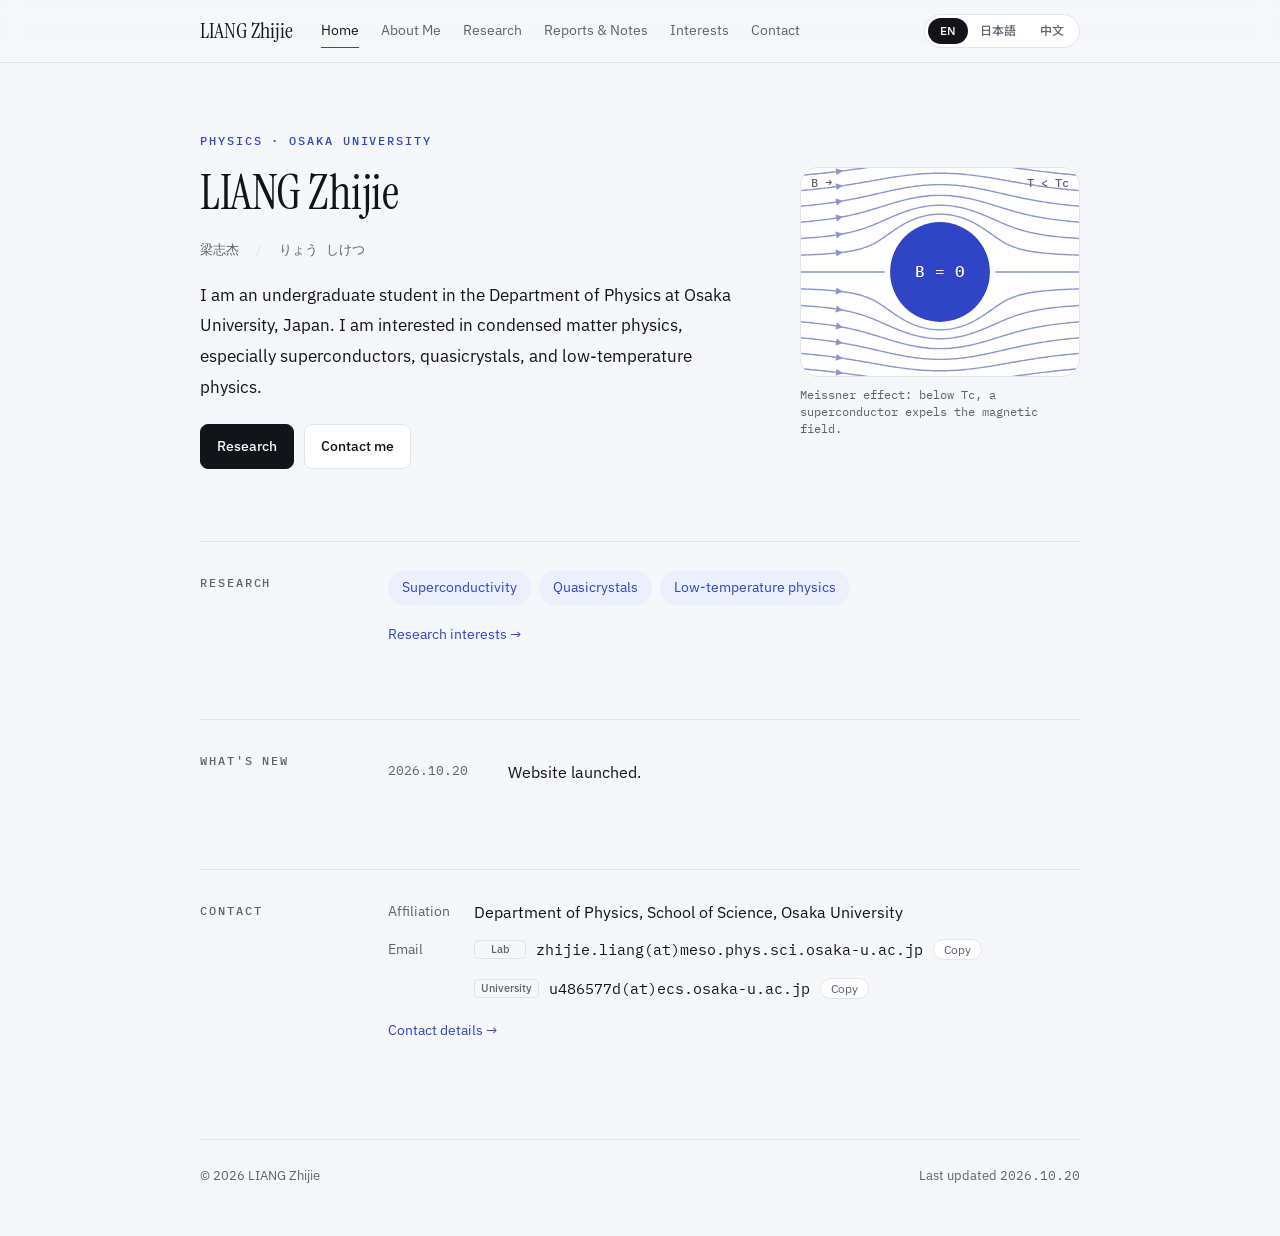
<file: index.html>
<!doctype html>
<html lang="en">
<head>
<meta charset="utf-8">
<meta name="viewport" content="width=device-width, initial-scale=1, viewport-fit=cover">
<meta name="description" content="LIANG Zhijie (梁志杰), Department of Physics, Osaka University">
<title>LIANG Zhijie</title>
<link rel="preconnect" href="https://fonts.googleapis.com">
<link rel="stylesheet" href="https://fonts.googleapis.com/css2?family=Instrument+Serif&family=IBM+Plex+Sans:wght@400;500;600&family=IBM+Plex+Mono:wght@400;500&family=Noto+Sans+JP:wght@400;500;700&family=Noto+Sans+SC:wght@400;500;700&family=Noto+Serif+JP:wght@500;700&family=Noto+Serif+SC:wght@500;700&display=swap">
<link rel="stylesheet" href="style.css?v=3d787476">
</head>
<body data-page="home">
<header class="top">
  <div class="top-in wrap">
    <a class="brand" href="./">LIANG Zhijie</a>
    <nav class="nav" aria-label="Pages">
      <a href="./" data-page="home" data-i="nav_home"></a>
      <a href="about.html" data-page="about" data-i="nav_about"></a>
      <a href="research.html" data-page="research" data-i="nav_research"></a>
      <a href="notes.html" data-page="notes" data-i="nav_notes"></a>
      <a href="interests.html" data-page="interests" data-i="nav_interests"></a>
      <a href="contact.html" data-page="contact" data-i="nav_contact"></a>
    </nav>
    <div class="lang" role="group" aria-label="Language">
      <button type="button" data-lang="en">EN</button>
      <button type="button" data-lang="ja">日本語</button>
      <button type="button" data-lang="zh">中文</button>
    </div>
  </div>
</header>
<main class="page wrap">
  <div class="hero">
    <div class="hero-text">
      <span class="eyebrow" data-i="eyebrow"></span>
      <h1 class="name" data-i="name"></h1>
      <div class="alt-names" id="altNames"></div>
      <p class="lead" data-i="home_bio"></p>
      <div class="actions"><a class="btn primary" href="research.html" data-i="btn_research"></a><a class="btn" href="contact.html" data-i="btn_contact"></a></div>
    </div>
    <figure class="tile-card"><canvas class="sc" aria-hidden="true"></canvas><figcaption data-i="fig"></figcaption></figure>
  </div>
  <section><h2 data-i="h_research"></h2><div class="sec-body"><ul class="keywords" id="keywords"></ul><a class="more" href="research.html" data-i="more_research"></a></div></section>
  <section><h2 data-i="h_news"></h2><div class="sec-body"><ul class="news" id="newsList"></ul></div></section>
  <section><h2 data-i="h_contact"></h2><div class="sec-body"><dl class="kv"><dt data-i="l_aff"></dt><dd data-i="aff"></dd><dt data-i="l_mail"></dt><dd><ul class="mails"><li><span class="mail-tag" data-i="mail_lab"></span><span class="mail">zhijie.liang(at)meso.phys.sci.osaka-u.ac.jp</span><button class="copy" type="button" data-i="copy"></button></li><li><span class="mail-tag" data-i="mail_uni"></span><span class="mail">u486577d(at)ecs.osaka-u.ac.jp</span><button class="copy" type="button" data-i="copy"></button></li></ul></dd></dl><a class="more" href="contact.html" data-i="more_contact"></a></div></section>
</main>
<footer class="wrap"><span>© 2026 <span data-i="name"></span></span><span><span data-i="updated"></span> <time>2026.10.20</time></span></footer>
<script src="site.js?v=4196d192"></script>
</body>
</html>
</file>
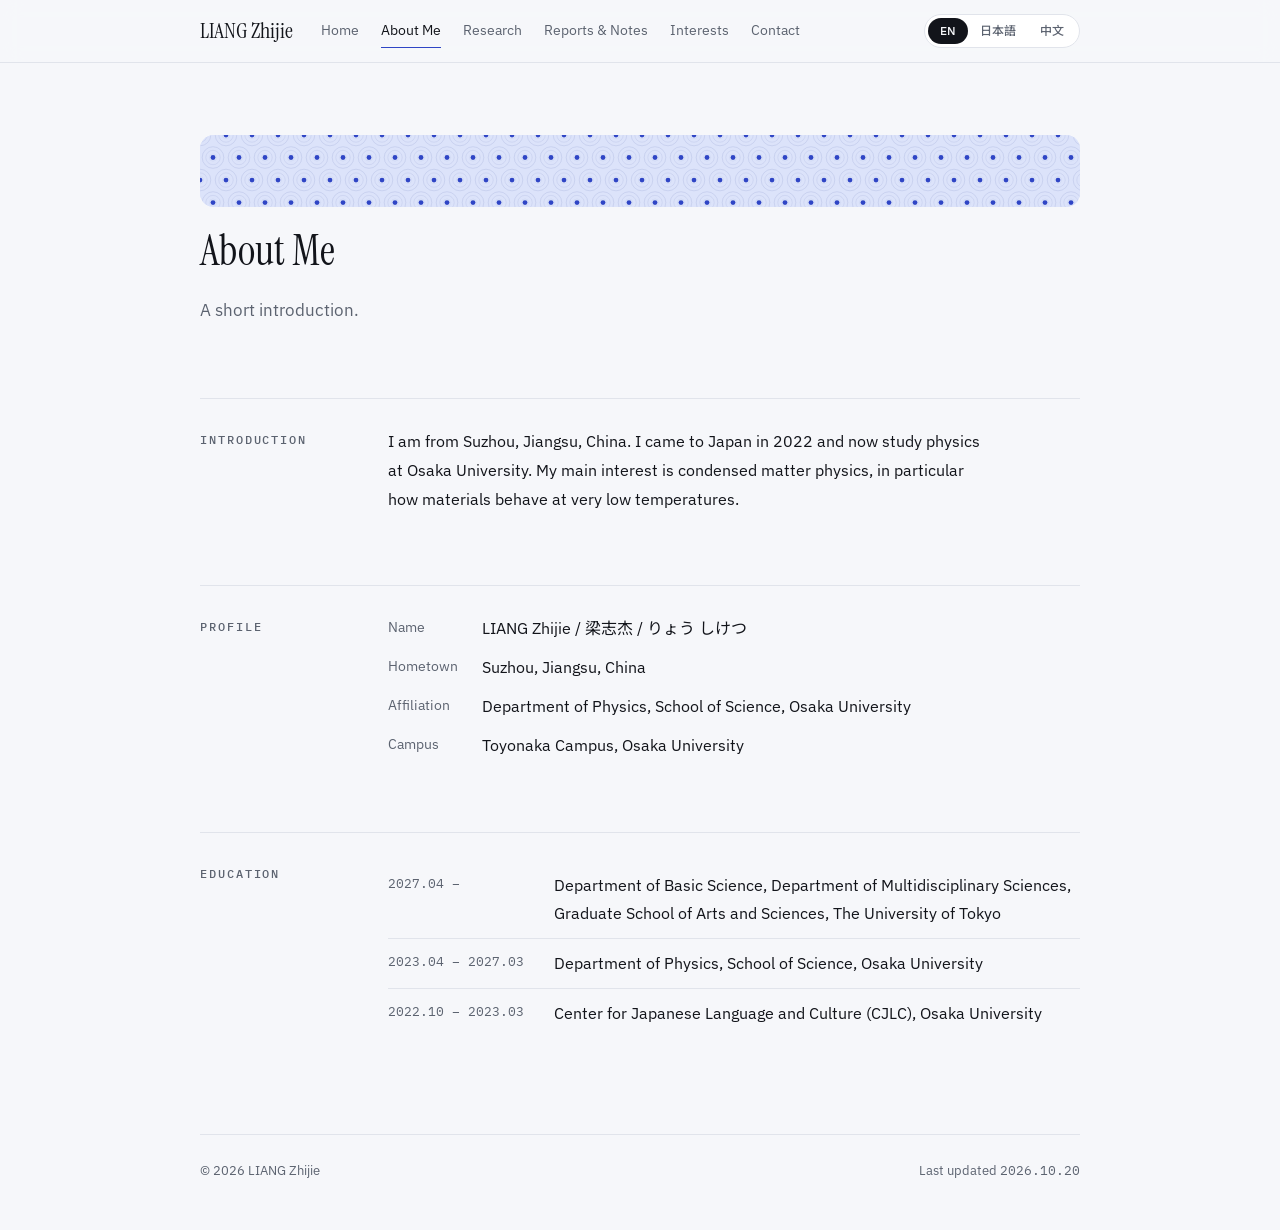
<file: about.html>
<!doctype html>
<html lang="en">
<head>
<meta charset="utf-8">
<meta name="viewport" content="width=device-width, initial-scale=1, viewport-fit=cover">
<meta name="description" content="LIANG Zhijie (梁志杰), Department of Physics, Osaka University">
<title>LIANG Zhijie</title>
<link rel="preconnect" href="https://fonts.googleapis.com">
<link rel="stylesheet" href="https://fonts.googleapis.com/css2?family=Instrument+Serif&family=IBM+Plex+Sans:wght@400;500;600&family=IBM+Plex+Mono:wght@400;500&family=Noto+Sans+JP:wght@400;500;700&family=Noto+Sans+SC:wght@400;500;700&family=Noto+Serif+JP:wght@500;700&family=Noto+Serif+SC:wght@500;700&display=swap">
<link rel="stylesheet" href="style.css?v=3d787476">
</head>
<body data-page="about">
<header class="top">
  <div class="top-in wrap">
    <a class="brand" href="./">LIANG Zhijie</a>
    <nav class="nav" aria-label="Pages">
      <a href="./" data-page="home" data-i="nav_home"></a>
      <a href="about.html" data-page="about" data-i="nav_about"></a>
      <a href="research.html" data-page="research" data-i="nav_research"></a>
      <a href="notes.html" data-page="notes" data-i="nav_notes"></a>
      <a href="interests.html" data-page="interests" data-i="nav_interests"></a>
      <a href="contact.html" data-page="contact" data-i="nav_contact"></a>
    </nav>
    <div class="lang" role="group" aria-label="Language">
      <button type="button" data-lang="en">EN</button>
      <button type="button" data-lang="ja">日本語</button>
      <button type="button" data-lang="zh">中文</button>
    </div>
  </div>
</header>
<main class="page wrap">
  <div class="page-head">
    <canvas class="sc strip" aria-hidden="true"></canvas>
    <h1 class="page-title" data-i="t_about"></h1>
    <p class="lead" data-i="lead_about"></p>
  </div>
  <section><h2 data-i="h_intro"></h2><div class="sec-body"><p data-i="about_bio"></p></div></section>
  <section><h2 data-i="h_profile"></h2><div class="sec-body"><dl class="kv">
    <dt data-i="l_name"></dt><dd id="nameRows"></dd>
    <dt data-i="l_from"></dt><dd data-i="from"></dd>
    <dt data-i="l_aff"></dt><dd data-i="aff"></dd>
    <dt data-i="l_campus"></dt><dd data-i="campus"></dd>
  </dl></div></section>
  <section><h2 data-i="h_edu"></h2><div class="sec-body"><ul class="news edu" id="eduList"></ul></div></section>
</main>
<footer class="wrap"><span>© 2026 <span data-i="name"></span></span><span><span data-i="updated"></span> <time>2026.10.20</time></span></footer>
<script src="site.js?v=4196d192"></script>
</body>
</html>
</file>
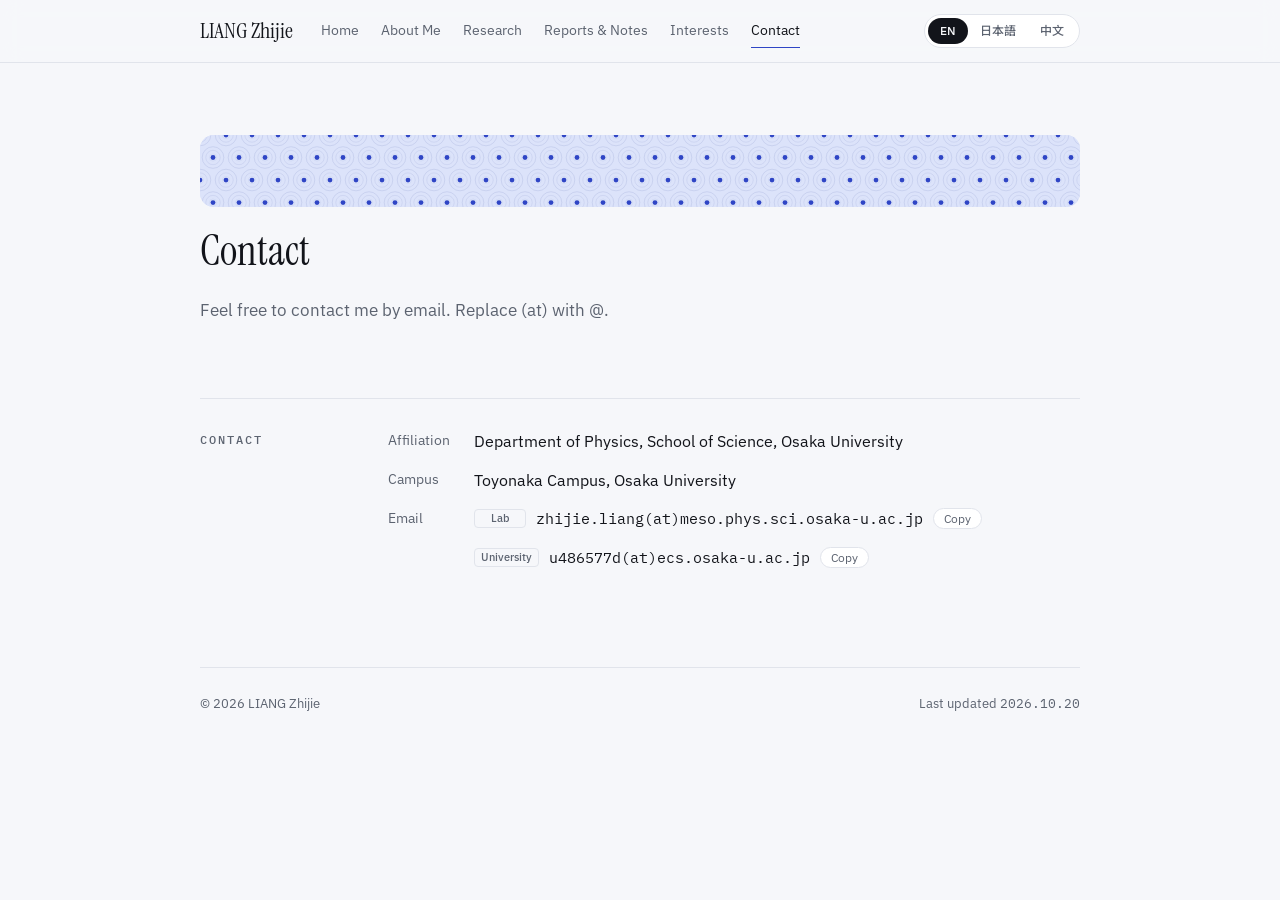
<file: contact.html>
<!doctype html>
<html lang="en">
<head>
<meta charset="utf-8">
<meta name="viewport" content="width=device-width, initial-scale=1, viewport-fit=cover">
<meta name="description" content="LIANG Zhijie (梁志杰), Department of Physics, Osaka University">
<title>LIANG Zhijie</title>
<link rel="preconnect" href="https://fonts.googleapis.com">
<link rel="stylesheet" href="https://fonts.googleapis.com/css2?family=Instrument+Serif&family=IBM+Plex+Sans:wght@400;500;600&family=IBM+Plex+Mono:wght@400;500&family=Noto+Sans+JP:wght@400;500;700&family=Noto+Sans+SC:wght@400;500;700&family=Noto+Serif+JP:wght@500;700&family=Noto+Serif+SC:wght@500;700&display=swap">
<link rel="stylesheet" href="style.css?v=3d787476">
</head>
<body data-page="contact">
<header class="top">
  <div class="top-in wrap">
    <a class="brand" href="./">LIANG Zhijie</a>
    <nav class="nav" aria-label="Pages">
      <a href="./" data-page="home" data-i="nav_home"></a>
      <a href="about.html" data-page="about" data-i="nav_about"></a>
      <a href="research.html" data-page="research" data-i="nav_research"></a>
      <a href="notes.html" data-page="notes" data-i="nav_notes"></a>
      <a href="interests.html" data-page="interests" data-i="nav_interests"></a>
      <a href="contact.html" data-page="contact" data-i="nav_contact"></a>
    </nav>
    <div class="lang" role="group" aria-label="Language">
      <button type="button" data-lang="en">EN</button>
      <button type="button" data-lang="ja">日本語</button>
      <button type="button" data-lang="zh">中文</button>
    </div>
  </div>
</header>
<main class="page wrap">
  <div class="page-head">
    <canvas class="sc strip" aria-hidden="true"></canvas>
    <h1 class="page-title" data-i="t_contact"></h1>
    <p class="lead" data-i="lead_contact"></p>
  </div>
  <section><h2 data-i="h_contact"></h2><div class="sec-body"><dl class="kv">
    <dt data-i="l_aff"></dt><dd data-i="aff"></dd>
    <dt data-i="l_campus"></dt><dd data-i="campus"></dd>
    <dt data-i="l_mail"></dt><dd><ul class="mails"><li><span class="mail-tag" data-i="mail_lab"></span><span class="mail">zhijie.liang(at)meso.phys.sci.osaka-u.ac.jp</span><button class="copy" type="button" data-i="copy"></button></li><li><span class="mail-tag" data-i="mail_uni"></span><span class="mail">u486577d(at)ecs.osaka-u.ac.jp</span><button class="copy" type="button" data-i="copy"></button></li></ul></dd>
  </dl></div></section>
</main>
<footer class="wrap"><span>© 2026 <span data-i="name"></span></span><span><span data-i="updated"></span> <time>2026.10.20</time></span></footer>
<script src="site.js?v=4196d192"></script>
</body>
</html>
</file>
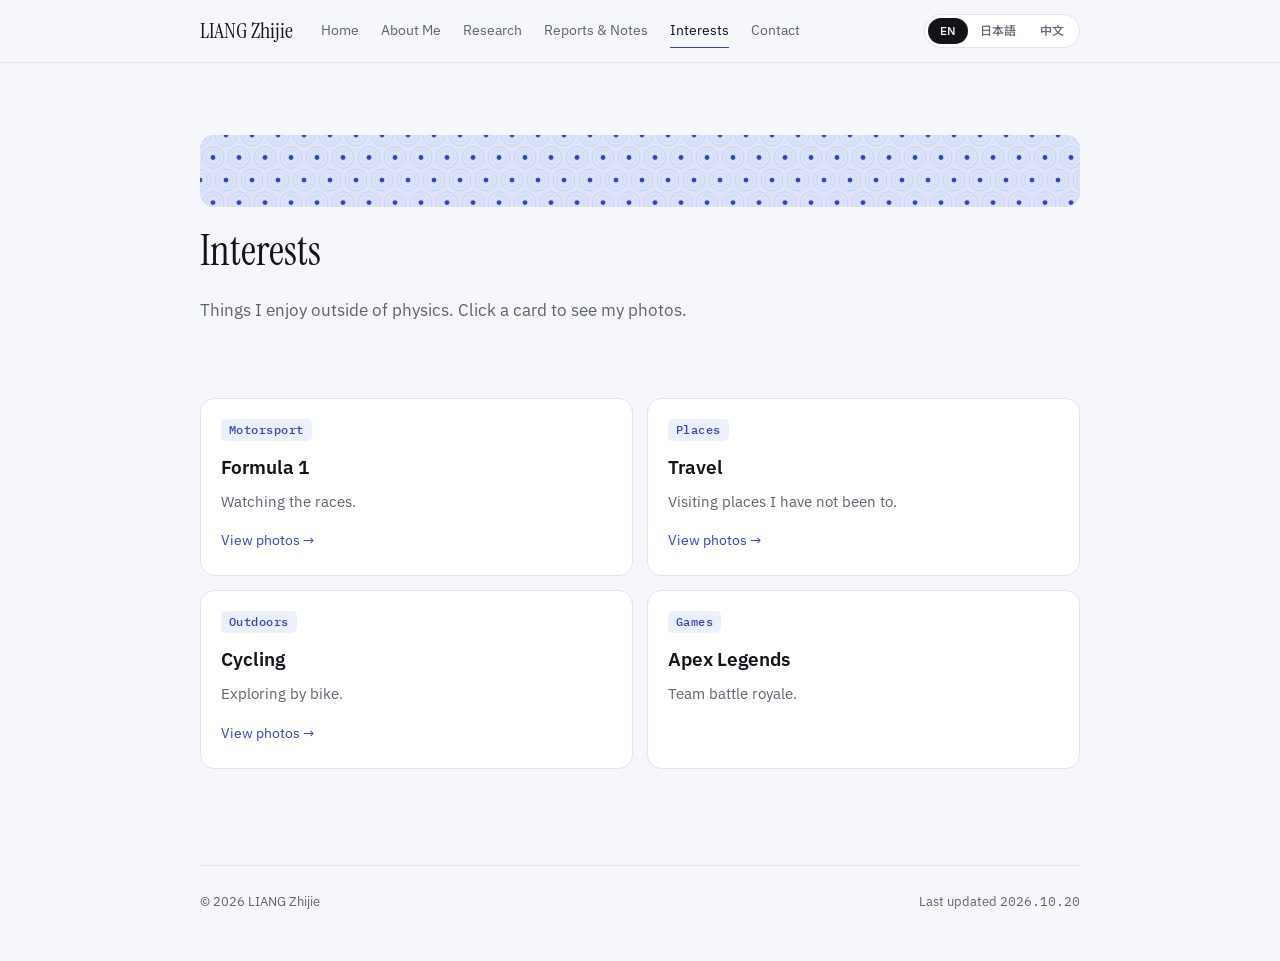
<file: interests.html>
<!doctype html>
<html lang="en">
<head>
<meta charset="utf-8">
<meta name="viewport" content="width=device-width, initial-scale=1, viewport-fit=cover">
<meta name="description" content="LIANG Zhijie (梁志杰), Department of Physics, Osaka University">
<title>LIANG Zhijie</title>
<link rel="preconnect" href="https://fonts.googleapis.com">
<link rel="stylesheet" href="https://fonts.googleapis.com/css2?family=Instrument+Serif&family=IBM+Plex+Sans:wght@400;500;600&family=IBM+Plex+Mono:wght@400;500&family=Noto+Sans+JP:wght@400;500;700&family=Noto+Sans+SC:wght@400;500;700&family=Noto+Serif+JP:wght@500;700&family=Noto+Serif+SC:wght@500;700&display=swap">
<link rel="stylesheet" href="style.css?v=3d787476">
</head>
<body data-page="interests">
<header class="top">
  <div class="top-in wrap">
    <a class="brand" href="./">LIANG Zhijie</a>
    <nav class="nav" aria-label="Pages">
      <a href="./" data-page="home" data-i="nav_home"></a>
      <a href="about.html" data-page="about" data-i="nav_about"></a>
      <a href="research.html" data-page="research" data-i="nav_research"></a>
      <a href="notes.html" data-page="notes" data-i="nav_notes"></a>
      <a href="interests.html" data-page="interests" data-i="nav_interests"></a>
      <a href="contact.html" data-page="contact" data-i="nav_contact"></a>
    </nav>
    <div class="lang" role="group" aria-label="Language">
      <button type="button" data-lang="en">EN</button>
      <button type="button" data-lang="ja">日本語</button>
      <button type="button" data-lang="zh">中文</button>
    </div>
  </div>
</header>
<main class="page wrap">
  <div class="page-head">
    <canvas class="sc strip" aria-hidden="true"></canvas>
    <h1 class="page-title" data-i="t_interests"></h1>
    <p class="lead" data-i="lead_interests"></p>
  </div>
  <ul class="cards" id="hobbies"></ul>
</main>
<footer class="wrap"><span>© 2026 <span data-i="name"></span></span><span><span data-i="updated"></span> <time>2026.10.20</time></span></footer>
<script src="site.js?v=4196d192"></script>
</body>
</html>
</file>
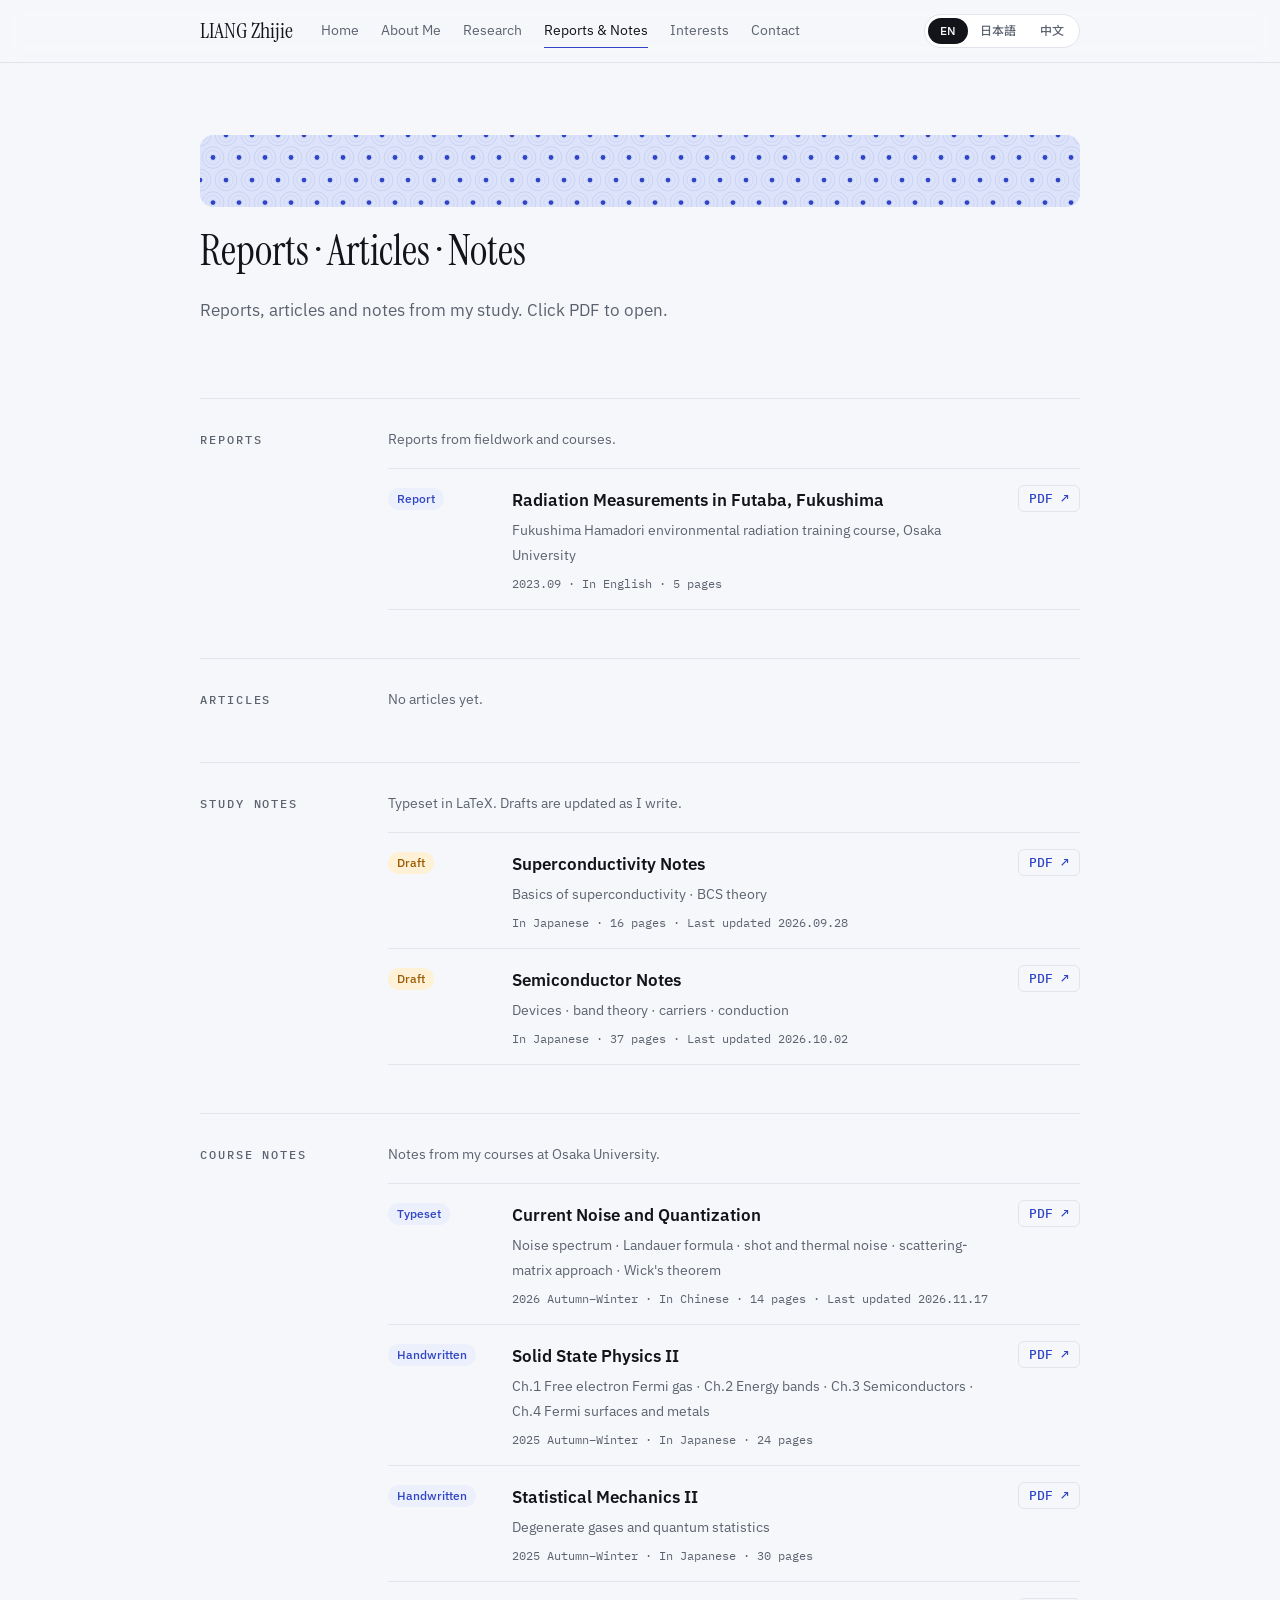
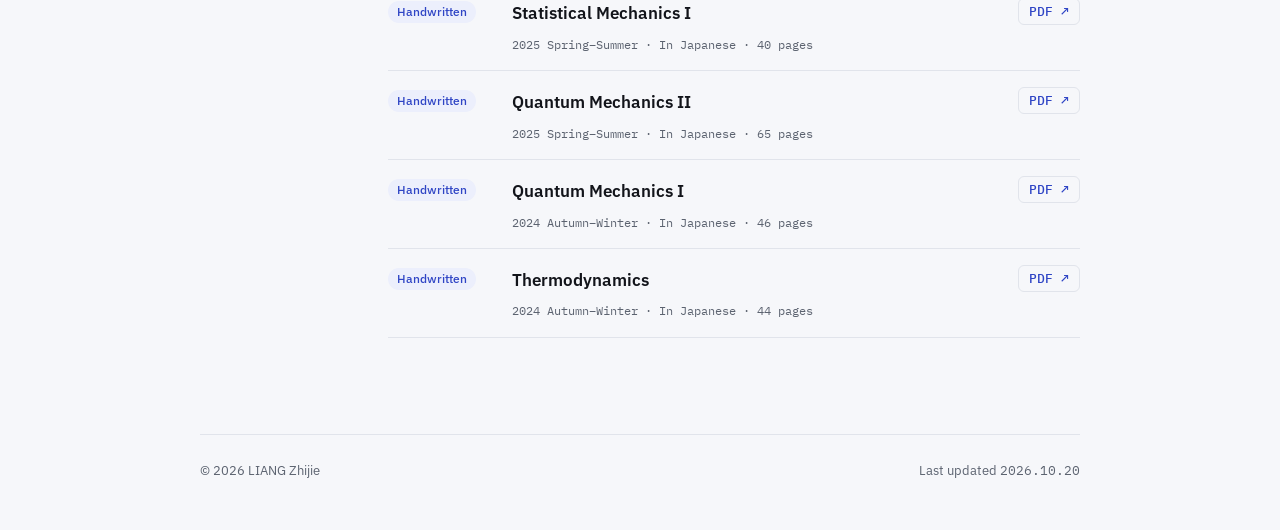
<file: notes.html>
<!doctype html>
<html lang="en">
<head>
<meta charset="utf-8">
<meta name="viewport" content="width=device-width, initial-scale=1, viewport-fit=cover">
<meta name="description" content="LIANG Zhijie (梁志杰), Department of Physics, Osaka University">
<title>LIANG Zhijie</title>
<link rel="preconnect" href="https://fonts.googleapis.com">
<link rel="stylesheet" href="https://fonts.googleapis.com/css2?family=Instrument+Serif&family=IBM+Plex+Sans:wght@400;500;600&family=IBM+Plex+Mono:wght@400;500&family=Noto+Sans+JP:wght@400;500;700&family=Noto+Sans+SC:wght@400;500;700&family=Noto+Serif+JP:wght@500;700&family=Noto+Serif+SC:wght@500;700&display=swap">
<link rel="stylesheet" href="style.css?v=3d787476">
</head>
<body data-page="notes">
<header class="top">
  <div class="top-in wrap">
    <a class="brand" href="./">LIANG Zhijie</a>
    <nav class="nav" aria-label="Pages">
      <a href="./" data-page="home" data-i="nav_home"></a>
      <a href="about.html" data-page="about" data-i="nav_about"></a>
      <a href="research.html" data-page="research" data-i="nav_research"></a>
      <a href="notes.html" data-page="notes" data-i="nav_notes"></a>
      <a href="interests.html" data-page="interests" data-i="nav_interests"></a>
      <a href="contact.html" data-page="contact" data-i="nav_contact"></a>
    </nav>
    <div class="lang" role="group" aria-label="Language">
      <button type="button" data-lang="en">EN</button>
      <button type="button" data-lang="ja">日本語</button>
      <button type="button" data-lang="zh">中文</button>
    </div>
  </div>
</header>
<main class="page wrap">
  <div class="page-head">
    <canvas class="sc strip" aria-hidden="true"></canvas>
    <h1 class="page-title" data-i="t_notes"></h1>
    <p class="lead" data-i="lead_notes"></p>
  </div>
  <div id="notes"></div>
</main>
<footer class="wrap"><span>© 2026 <span data-i="name"></span></span><span><span data-i="updated"></span> <time>2026.10.20</time></span></footer>
<script src="site.js?v=4196d192"></script>
</body>
</html>
</file>
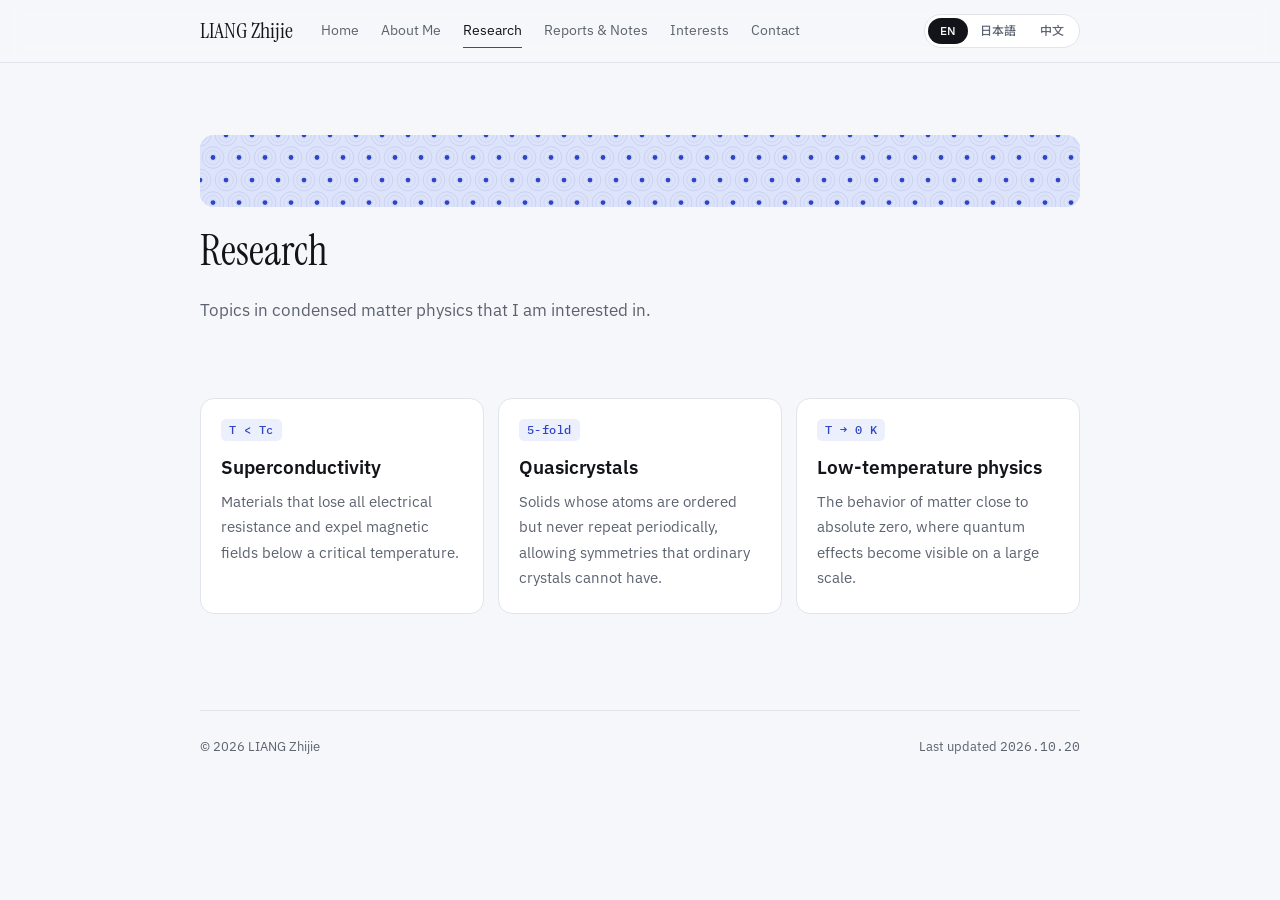
<file: research.html>
<!doctype html>
<html lang="en">
<head>
<meta charset="utf-8">
<meta name="viewport" content="width=device-width, initial-scale=1, viewport-fit=cover">
<meta name="description" content="LIANG Zhijie (梁志杰), Department of Physics, Osaka University">
<title>LIANG Zhijie</title>
<link rel="preconnect" href="https://fonts.googleapis.com">
<link rel="stylesheet" href="https://fonts.googleapis.com/css2?family=Instrument+Serif&family=IBM+Plex+Sans:wght@400;500;600&family=IBM+Plex+Mono:wght@400;500&family=Noto+Sans+JP:wght@400;500;700&family=Noto+Sans+SC:wght@400;500;700&family=Noto+Serif+JP:wght@500;700&family=Noto+Serif+SC:wght@500;700&display=swap">
<link rel="stylesheet" href="style.css?v=3d787476">
</head>
<body data-page="research">
<header class="top">
  <div class="top-in wrap">
    <a class="brand" href="./">LIANG Zhijie</a>
    <nav class="nav" aria-label="Pages">
      <a href="./" data-page="home" data-i="nav_home"></a>
      <a href="about.html" data-page="about" data-i="nav_about"></a>
      <a href="research.html" data-page="research" data-i="nav_research"></a>
      <a href="notes.html" data-page="notes" data-i="nav_notes"></a>
      <a href="interests.html" data-page="interests" data-i="nav_interests"></a>
      <a href="contact.html" data-page="contact" data-i="nav_contact"></a>
    </nav>
    <div class="lang" role="group" aria-label="Language">
      <button type="button" data-lang="en">EN</button>
      <button type="button" data-lang="ja">日本語</button>
      <button type="button" data-lang="zh">中文</button>
    </div>
  </div>
</header>
<main class="page wrap">
  <div class="page-head">
    <canvas class="sc strip" aria-hidden="true"></canvas>
    <h1 class="page-title" data-i="t_research"></h1>
    <p class="lead" data-i="lead_research"></p>
  </div>
  <ul class="cards" id="topics"></ul>
</main>
<footer class="wrap"><span>© 2026 <span data-i="name"></span></span><span><span data-i="updated"></span> <time>2026.10.20</time></span></footer>
<script src="site.js?v=4196d192"></script>
</body>
</html>
</file>
<file: style.css>
/* 布局：学术主页式多页面。首页主视觉为迈斯纳效应示意图，子页标题条为阿布里科索夫磁通涡旋晶格。 */
:root{
  --bg:#F6F7FA; --surface:#FFFFFF; --fg:#12141A; --muted:#5C6370; --line:#E1E4EB;
  --accent:#2F45C5; --accent-soft:#ECEFFC;
  --tile-a:#2F45C5; --tile-b:#DCE3FA; --tile-edge:#FFFFFF; --field:#8A97C9;
  --serif-latin:"Instrument Serif",Georgia,serif;
  --sans:"IBM Plex Sans","Noto Sans SC","Noto Sans JP",system-ui,sans-serif;
  --mono:"IBM Plex Mono",ui-monospace,Menlo,monospace;
  --cjk-sans:"Noto Sans SC"; --cjk-serif:"Noto Serif SC";
}
@media (prefers-color-scheme:dark){:root:not([data-theme="light"]){
  --bg:#0C0E13; --surface:#141720; --fg:#E8EAF0; --muted:#979EAC; --line:#242935;
  --accent:#93A5FF; --accent-soft:#1A2042;
  --tile-a:#4459E0; --tile-b:#161C38; --tile-edge:#0C0E13; --field:#5D6AA8; color-scheme:dark}}
:root[data-theme="dark"]{
  --bg:#0C0E13; --surface:#141720; --fg:#E8EAF0; --muted:#979EAC; --line:#242935;
  --accent:#93A5FF; --accent-soft:#1A2042;
  --tile-a:#4459E0; --tile-b:#161C38; --tile-edge:#0C0E13; --field:#5D6AA8; color-scheme:dark}
:root:lang(ja){--cjk-sans:"Noto Sans JP";--cjk-serif:"Noto Serif JP"}

*,*::before,*::after{box-sizing:border-box}
html{-webkit-text-size-adjust:100%}
body{margin:0;background:var(--bg);color:var(--fg);font-size:16px;line-height:1.8;
  font-family:"IBM Plex Sans",var(--cjk-sans),system-ui,sans-serif;-webkit-font-smoothing:antialiased;
  padding-left:max(20px,env(safe-area-inset-left,0px));padding-right:max(20px,env(safe-area-inset-right,0px))}
body::before{content:"";position:fixed;inset:0 0 auto;height:env(safe-area-inset-top,0px);z-index:10;background:var(--bg)}
a{color:var(--accent);text-underline-offset:3px;text-decoration-thickness:1px}
a:focus-visible,button:focus-visible{outline:2px solid var(--accent);outline-offset:3px;border-radius:4px}
.wrap{max-width:880px;margin:0 auto}

/* 顶栏 */
.top{position:sticky;top:env(safe-area-inset-top,0px);z-index:5;background:color-mix(in srgb,var(--bg) 88%,transparent);
  -webkit-backdrop-filter:blur(10px);backdrop-filter:blur(10px);border-bottom:1px solid var(--line);
  margin-left:calc(-1 * max(20px,env(safe-area-inset-left,0px)));margin-right:calc(-1 * max(20px,env(safe-area-inset-right,0px)));
  padding-left:max(20px,env(safe-area-inset-left,0px));padding-right:max(20px,env(safe-area-inset-right,0px))}
.top-in{display:flex;align-items:center;gap:10px 28px;padding-block:14px;flex-wrap:wrap}
.brand{font-family:var(--serif-latin);font-size:22px;line-height:1;color:var(--fg);text-decoration:none;white-space:nowrap}
.nav{display:flex;flex-wrap:wrap;gap:4px 22px;font-size:14px;margin-right:auto}
.nav a{color:var(--muted);text-decoration:none;padding-block:4px;border-bottom:1.5px solid transparent;transition:color .15s}
.nav a:hover{color:var(--fg)}
.nav a[aria-current="page"]{color:var(--fg);border-bottom-color:var(--accent)}
.lang{display:inline-flex;border:1px solid var(--line);border-radius:999px;padding:3px;background:var(--surface)}
.lang button{font:500 12px/1 var(--sans);background:none;border:0;color:var(--muted);padding:7px 12px;border-radius:999px;cursor:pointer;transition:background .15s,color .15s}
.lang button[aria-pressed="true"]{background:var(--fg);color:var(--bg)}
@media (max-width:640px){.brand{display:none}.nav{gap:2px 16px;order:2;width:100%}.lang{margin-left:auto}}

.page{padding-block:72px 96px;display:flex;flex-direction:column;gap:72px}
@media (max-width:640px){.page{padding-block:40px 64px;gap:48px}}

/* 首页主视觉 */
.hero{display:grid;grid-template-columns:minmax(0,1fr) 280px;gap:56px;align-items:center}
@media (max-width:720px){.hero{grid-template-columns:minmax(0,1fr);gap:28px}.hero .tile-card{order:-1;width:min(100%,280px)}}
.hero-text{min-width:0;display:flex;flex-direction:column;gap:18px}
.eyebrow{font:500 12px/1 var(--mono);letter-spacing:.16em;text-transform:uppercase;color:var(--accent)}
.name{margin:0;font-weight:700;font-size:clamp(34px,5vw,48px);line-height:1.15;letter-spacing:.01em;font-family:var(--cjk-serif),serif;text-wrap:balance}
:root:lang(en) .name{font-family:var(--serif-latin);font-weight:400;letter-spacing:-.01em}
.alt-names{font-family:var(--mono);font-size:13px;color:var(--muted);display:flex;flex-wrap:wrap;gap:4px 16px}
.alt-names span+span::before{content:"/";margin-right:16px;color:var(--line)}
.lead{margin:0;font-size:17px;max-width:34em;color:var(--fg)}
.actions{display:flex;flex-wrap:wrap;gap:10px;margin-top:4px}
.btn{display:inline-flex;align-items:center;gap:8px;font-size:14px;font-weight:500;padding:9px 16px;border-radius:8px;text-decoration:none;border:1px solid var(--line);color:var(--fg);background:var(--surface);transition:border-color .15s,background .15s}
.btn:hover{border-color:var(--fg)}
.btn.primary{background:var(--fg);color:var(--bg);border-color:var(--fg)}
.btn.primary:hover{background:var(--accent);border-color:var(--accent)}

.tile-card{margin:0;width:100%;max-width:100%;display:flex;flex-direction:column;gap:10px}
.tile-card canvas{display:block;width:100%;aspect-ratio:4/3;max-width:100%;border-radius:18px;background:var(--surface);border:1px solid var(--line)}
.tile-card figcaption{font:12px/1.4 var(--mono);color:var(--muted)}

/* 子页标题 */
.page-head{display:flex;flex-direction:column;gap:20px}
.strip{display:block;width:100%;height:72px;border-radius:14px;background:var(--tile-b)}
.page-title{margin:0;font-weight:700;font-size:clamp(30px,4.5vw,42px);line-height:1.15;font-family:var(--cjk-serif),serif}
:root:lang(en) .page-title{font-family:var(--serif-latin);font-weight:400}
.page-head .lead{color:var(--muted)}

/* 版块 */
section{display:grid;grid-template-columns:160px minmax(0,1fr);gap:28px;padding-top:28px;border-top:1px solid var(--line)}
@media (max-width:640px){section{grid-template-columns:minmax(0,1fr);gap:12px;padding-top:20px}}
h2{margin:0;font:500 12px/2.2 var(--mono);letter-spacing:.16em;text-transform:uppercase;color:var(--muted)}
:root:lang(zh) h2,:root:lang(ja) h2{font-family:var(--cjk-sans),sans-serif;font-size:14px;letter-spacing:.12em}
.sec-body{min-width:0;display:flex;flex-direction:column;gap:16px}
.sec-body p{margin:0;max-width:38em}
.more{font-size:14px;text-decoration:none;align-self:flex-start}
.more:hover{text-decoration:underline}

.keywords{display:flex;flex-wrap:wrap;gap:8px;list-style:none;margin:0;padding:0}
.keywords li{font-size:14px;color:var(--accent);background:var(--accent-soft);padding:5px 14px;border-radius:999px}

/* 卡片：研究方向 / 兴趣 */
.cards{display:grid;grid-template-columns:repeat(auto-fit,minmax(220px,1fr));gap:14px;list-style:none;margin:0;padding:0}
.cards li{background:var(--surface);border:1px solid var(--line);border-radius:14px;padding:20px 20px 22px;display:flex;flex-direction:column;gap:8px;min-width:0}
.cards .tag{font:500 12px/1 var(--mono);color:var(--accent);letter-spacing:.04em;align-self:flex-start;background:var(--accent-soft);padding:5px 8px;border-radius:5px}
.cards h3{margin:6px 0 0;font-size:19px;line-height:1.35;font-weight:600}
.cards p{margin:0;color:var(--muted);font-size:15px;line-height:1.7}

.news{list-style:none;margin:0;padding:0;display:flex;flex-direction:column}
.news li{display:grid;grid-template-columns:104px minmax(0,1fr);gap:16px;padding-block:10px}
.news li+li{border-top:1px solid var(--line)}
.news time{font:13px/1.95 var(--mono);color:var(--muted);font-variant-numeric:tabular-nums}

.kv{display:grid;grid-template-columns:auto minmax(0,1fr);gap:10px 24px;margin:0}
.kv dt{color:var(--muted);font-size:14px;padding-top:1px}
.kv dd{margin:0;min-width:0;overflow-wrap:anywhere}
.mail{font-family:var(--mono);font-size:15px}
.copy{margin-left:10px;font:12px var(--sans);border:1px solid var(--line);background:var(--surface);color:var(--muted);
  border-radius:999px;padding:2px 10px;cursor:pointer;vertical-align:1px}
.copy:hover{color:var(--accent);border-color:var(--accent)}

footer{padding-block:24px 48px;border-top:1px solid var(--line);font-size:13px;color:var(--muted);
  display:flex;flex-wrap:wrap;justify-content:space-between;gap:4px 16px}
footer time{font-family:var(--mono)}

/* 讲义笔记 */
.notes{list-style:none;margin:0;padding:0;display:flex;flex-direction:column}
.notes li{display:grid;grid-template-columns:110px minmax(0,1fr) auto;gap:6px 20px;align-items:baseline;padding-block:16px;border-top:1px solid var(--line)}
.notes li:last-child{border-bottom:1px solid var(--line)}
.notes .term{font:13px var(--mono);color:var(--muted)}
.notes .nt{font-weight:600;min-width:0}
.notes .nc{display:block;font-weight:400;font-size:14px;color:var(--muted)}
.notes a.pdf{font:500 13px var(--mono);text-decoration:none;border:1px solid var(--line);border-radius:6px;padding:4px 10px;white-space:nowrap}
.notes a.pdf:hover{border-color:var(--accent)}
@media (max-width:560px){.notes li{grid-template-columns:minmax(0,1fr) auto}.notes .term{grid-column:1/-1}}
.empty{border:1px dashed var(--line);border-radius:14px;padding:28px 24px;color:var(--muted);display:flex;flex-direction:column;gap:6px}
.empty strong{color:var(--fg);font-weight:600}

/* 兴趣卡片可点击 */
.cards a.card-link{display:flex;flex-direction:column;gap:8px;color:inherit;text-decoration:none;height:100%}
.cards li:has(a.card-link){padding:0;transition:border-color .15s,transform .15s}
.cards li:has(a.card-link) a.card-link{padding:20px 20px 22px}
.cards li:has(a.card-link):hover{border-color:var(--accent)}
.cards .go{margin-top:auto;padding-top:6px;font-size:14px;color:var(--accent)}

/* 相册 */
.albums{display:flex;flex-wrap:wrap;gap:8px}
.albums a{font-size:14px;text-decoration:none;color:var(--muted);border:1px solid var(--line);background:var(--surface);padding:6px 14px;border-radius:999px}
.albums a[aria-current="true"]{color:var(--bg);background:var(--fg);border-color:var(--fg)}
.back{font-size:14px;text-decoration:none;align-self:flex-start}
.gallery{display:grid;grid-template-columns:repeat(auto-fill,minmax(220px,1fr));gap:10px;list-style:none;margin:0;padding:0}
.gallery button{display:block;width:100%;padding:0;border:0;background:var(--tile-b);border-radius:10px;overflow:hidden;cursor:zoom-in;aspect-ratio:4/3}
.gallery img{display:block;width:100%;height:100%;object-fit:cover;transition:transform .3s}
.gallery button:hover img{transform:scale(1.03)}
.gallery figcaption{font-size:13px;color:var(--muted);padding-top:6px}
.gallery figure{margin:0}
.slots{display:grid;grid-template-columns:repeat(3,minmax(0,1fr));gap:10px}
.slots span{aspect-ratio:4/3;border-radius:10px;border:1px dashed var(--line)}
.lightbox{position:fixed;inset:0;z-index:20;background:rgba(8,10,14,.92);display:flex;flex-direction:column;align-items:center;justify-content:center;gap:12px;
  padding:max(56px,env(safe-area-inset-top,0px)) max(16px,env(safe-area-inset-right,0px)) max(24px,env(safe-area-inset-bottom,0px)) max(16px,env(safe-area-inset-left,0px))}
.lightbox img{max-width:100%;max-height:78vh;border-radius:6px;object-fit:contain}
.lightbox p{margin:0;color:#D5D9E3;font-size:14px;text-align:center}
.lightbox button{position:absolute;background:rgba(255,255,255,.1);color:#fff;border:0;border-radius:999px;width:44px;height:44px;font-size:20px;cursor:pointer}
.lb-close{top:max(12px,env(safe-area-inset-top,0px));right:max(12px,env(safe-area-inset-right,0px))}
.lb-prev{left:max(12px,env(safe-area-inset-left,0px));top:50%}
.lb-next{right:max(12px,env(safe-area-inset-right,0px));top:50%}

@media (prefers-reduced-motion:no-preference){
  .hero-text>*,.tile-card,.page-head>*{animation:rise .6s cubic-bezier(.2,.7,.2,1) both}
  .hero-text>*:nth-child(2){animation-delay:.05s}.hero-text>*:nth-child(3){animation-delay:.1s}
  .hero-text>*:nth-child(4){animation-delay:.15s}.hero-text>*:nth-child(5){animation-delay:.2s}
  .tile-card{animation-delay:.1s}
}
@keyframes rise{from{transform:translateY(8px)}to{transform:none}}
.lightbox[hidden]{display:none}
#hobbies{grid-template-columns:repeat(2,minmax(0,1fr))}
@media (max-width:560px){#hobbies{grid-template-columns:minmax(0,1fr)}}
#gallery{display:flex;flex-direction:column;gap:10px}
.edu li{grid-template-columns:150px minmax(0,1fr)}
@media (max-width:560px){.edu li{grid-template-columns:minmax(0,1fr);gap:0}}

/* 相册合集 */
#photoHead{display:flex;flex-direction:column;gap:14px}
.coll-meta{margin:0;display:flex;flex-wrap:wrap;gap:4px 0;font:13px/1.6 var(--mono);color:var(--muted)}
.coll-meta span+span::before{content:"·";margin:0 10px;color:var(--line)}
.collections{list-style:none;margin:0;padding:0;display:grid;grid-template-columns:repeat(auto-fill,minmax(300px,1fr));gap:16px}
.collections a{position:relative;display:block;aspect-ratio:3/2;max-width:100%;border-radius:16px;overflow:hidden;background:var(--tile-b);color:#fff;text-decoration:none}
.collections img{display:block;width:100%;height:100%;object-fit:cover;transition:transform .5s cubic-bezier(.2,.7,.2,1)}
.collections a:hover img{transform:scale(1.04)}
.collections .info{position:absolute;inset:auto 0 0 0;padding:48px 18px 16px;display:flex;flex-direction:column;gap:2px;
  background:linear-gradient(to top,rgba(6,8,12,.85),rgba(6,8,12,0))}
.collections .t{font-size:18px;font-weight:600;line-height:1.35}
.collections .m{font:12px var(--mono);color:rgba(255,255,255,.75)}
#gallery figure{margin:0;display:flex;flex-direction:column;gap:8px}
#gallery figure button{display:block;width:100%;padding:0;border:0;background:var(--tile-b);border-radius:12px;overflow:hidden;cursor:zoom-in}
#gallery figure img{display:block;width:100%;height:auto;transition:transform .5s cubic-bezier(.2,.7,.2,1)}
#gallery figure button:hover img{transform:scale(1.025)}
#gallery figcaption{font-size:13px;color:var(--muted);display:flex;gap:10px;align-items:baseline}
#gallery figcaption .num{font:12px var(--mono);color:var(--accent)}
.lead-photo button{border-radius:18px!important}
.masonry{columns:2 300px;column-gap:16px;margin-top:8px}
.masonry figure{break-inside:avoid;margin:0 0 20px!important}
.lightbox p{font-family:var(--mono);white-space:pre}

/* 笔记列表（带状态） */
.notes li{grid-template-columns:auto minmax(0,1fr) auto;align-items:start}
.notes .nt{display:flex;flex-direction:column;gap:2px;font-size:17px}
.notes .nm{font:12px/1.6 var(--mono);color:var(--muted);font-weight:400;margin-top:4px}
.nstatus{font:500 12px/1 var(--sans);padding:5px 9px;border-radius:999px;white-space:nowrap;margin-top:3px}
.nstatus.draft{color:#9A5B00;background:#FFF1D6}
.nstatus.done{color:#1D6B3F;background:#DDF3E6}
@media (prefers-color-scheme:dark){:root:not([data-theme="light"]) .nstatus.draft{color:#FFC76B;background:#3A2A0C}:root:not([data-theme="light"]) .nstatus.done{color:#7FD9A5;background:#123222}}
:root[data-theme="dark"] .nstatus.draft{color:#FFC76B;background:#3A2A0C}
:root[data-theme="dark"] .nstatus.done{color:#7FD9A5;background:#123222}
@media (max-width:560px){.notes li{grid-template-columns:minmax(0,1fr) auto}.notes .nstatus{grid-column:1/-1;justify-self:start}}
#notes{display:flex;flex-direction:column;gap:48px}
.group-lead{color:var(--muted);font-size:14px}
.nstatus.course{color:var(--accent);background:var(--accent-soft)}
.notes li{grid-template-columns:104px minmax(0,1fr) auto}
.notes .nstatus{justify-self:start}
@media (max-width:560px){.notes li{grid-template-columns:minmax(0,1fr) auto}}
.mails{list-style:none;margin:0;padding:0;display:flex;flex-direction:column;gap:6px}
.mails li{display:flex;flex-wrap:wrap;align-items:center;gap:4px 10px;min-width:0}
.mail-tag{font:500 11px/1 var(--sans);color:var(--muted);border:1px solid var(--line);border-radius:4px;padding:3px 6px;min-width:52px;text-align:center}
.mails .mail{overflow-wrap:anywhere;min-width:0}
.mails .copy{margin-left:0}
.mails{gap:12px}

/* 合集封面 + 按时间排列的照片 */
.coll-hero{position:relative;margin-top:4px;border-radius:20px;overflow:hidden;background:var(--tile-b);aspect-ratio:21/9;max-width:100%}
.coll-hero img{display:block;width:100%;height:100%;object-fit:cover}
.coll-hero-text{position:absolute;inset:auto 0 0 0;padding:72px 28px 24px;display:flex;flex-direction:column;gap:8px;color:#fff;
  background:linear-gradient(to top,rgba(6,8,12,.82),rgba(6,8,12,0))}
.coll-hero-text .eyebrow{color:rgba(255,255,255,.8)}
.coll-hero-text .page-title{color:#fff}
.coll-hero-text .coll-meta{color:rgba(255,255,255,.78)}
.coll-hero-text .coll-meta span+span::before{color:rgba(255,255,255,.4)}
@media (max-width:640px){.coll-hero{aspect-ratio:4/3}.coll-hero-text{padding:56px 18px 16px}}
#gallery{gap:44px!important}
.day{display:flex;flex-direction:column;gap:14px}
.day-head{display:flex;align-items:baseline;flex-wrap:wrap;gap:4px 14px;padding-bottom:10px;border-bottom:1px solid var(--line)}
.day-date{font:500 22px/1 var(--mono);color:var(--accent);font-variant-numeric:tabular-nums}
.day-name{font-weight:600}
.day-count{font:12px var(--mono);color:var(--muted);margin-left:auto}
.jgrid{display:flex;flex-wrap:wrap;gap:8px}
.jgrid figure{flex-grow:var(--r);flex-basis:calc(var(--r) * 200px);min-width:0;margin:0!important;gap:6px!important}
.jgrid figure button{aspect-ratio:var(--r);border-radius:8px!important}
.jgrid figure img{height:100%!important;object-fit:cover}
.jgrid .jfill{flex-grow:10;flex-basis:0}
@media (max-width:640px){.jgrid figure{flex-basis:calc(var(--r) * 130px)}}
.jgrid{gap:6px}
.jgrid figure{flex-basis:calc(var(--r) * 140px)}
.jgrid figcaption{font-size:12px!important;white-space:nowrap;overflow:hidden;text-overflow:ellipsis}
@media (max-width:640px){.jgrid figure{flex-basis:calc(var(--r) * 82px)}.jgrid{gap:4px}}
.coll-hero img{object-position:center 60%}
</file>
